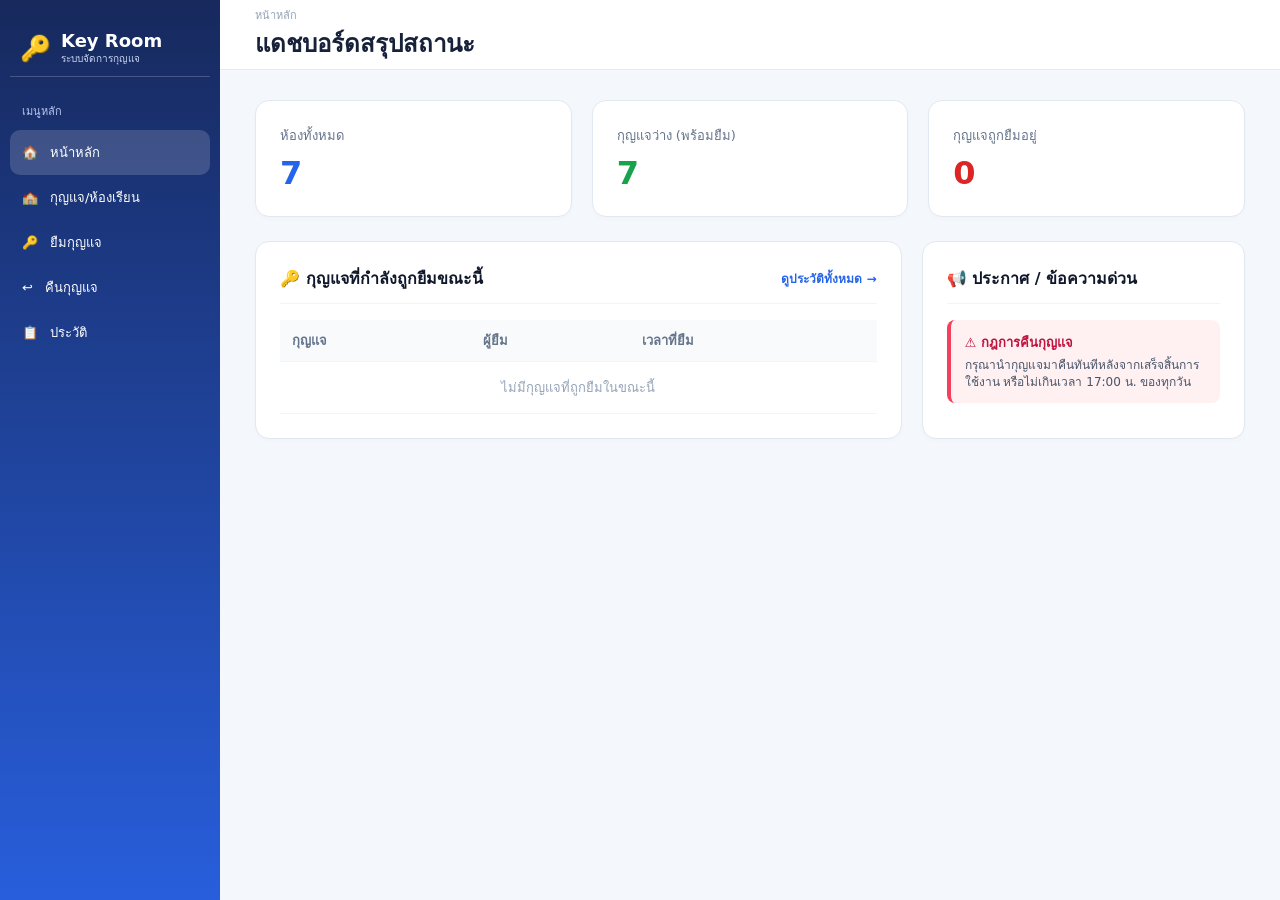
<file: index.html>
<!DOCTYPE html>
<html lang="th">
<head>
    <meta charset="UTF-8">
    <meta name="viewport" content="width=device-width, initial-scale=1.0">
    <!-- ป้องกันการจำแคชของเบราว์เซอร์ -->
    <meta http-equiv="Cache-Control" content="no-cache, no-store, must-revalidate" />
    <meta http-equiv="Pragma" content="no-cache" />
    <meta http-equiv="Expires" content="0" />
    
    <title>หน้าหลัก | Key Room System</title>
    <style>
        * { margin: 0; padding: 0; box-sizing: border-box; font-family: system-ui, -apple-system, sans-serif; }
        body { background: #f4f7fb; color: #17213a; }
        
        .sidebar { position: fixed; left: 0; top: 0; width: 220px; height: 100vh; background: linear-gradient(180deg, #17295d, #285edc); color: white; padding: 20px 10px; display: flex; flex-direction: column; justify-content: space-between; z-index: 100; }
        .logo { display: flex; align-items: center; gap: 10px; padding: 10px; margin-bottom: 25px; border-bottom: 1px solid rgba(255,255,255,.2); }
        .logo-icon { font-size: 25px; }
        .logo h1 { font-size: 18px; }
        .logo p { font-size: 10px; color: #cbd6f2; }
        .menu-title { font-size: 11px; color: #b8c7ed; padding: 0 12px 10px; }
        .menu a { display: flex; align-items: center; gap: 12px; height: 45px; padding: 0 12px; color: white; text-decoration: none; border-radius: 10px; font-size: 13px; }
        .menu a:hover, .menu a.active { background: rgba(255,255,255,.16); }
        .main { margin-left: 220px; min-height: 100vh; }
        .header { height: 70px; background: white; border-bottom: 1px solid #e5e9f0; display: flex; align-items: center; justify-content: space-between; padding: 0 35px; }
        
        .content { padding: 30px 35px; display: flex; flex-direction: column; gap: 24px; }
        
        .stats-grid { display: grid; grid-template-columns: repeat(3, 1fr); gap: 20px; }
        .stat-card { background: white; padding: 24px; border-radius: 14px; border: 1px solid #e2e8f1; box-shadow: 0 2px 4px rgba(0,0,0,0.02); }
        .stat-card .title { font-size: 13px; color: #64748b; font-weight: 500; margin-bottom: 8px; }
        .stat-card .value { font-size: 32px; font-weight: bold; }
        .val-blue { color: #2563eb; }
        .val-green { color: #16a34a; }
        .val-red { color: #dc2626; }

        .dashboard-grid { display: grid; grid-template-columns: 2fr 1fr; gap: 20px; }
        .dashboard-card { background: white; padding: 24px; border-radius: 14px; border: 1px solid #e2e8f1; box-shadow: 0 2px 4px rgba(0,0,0,0.02); }
        .card-header { display: flex; justify-content: space-between; align-items: center; margin-bottom: 16px; border-bottom: 1px solid #f1f5f9; padding-bottom: 12px; }
        .card-header h3 { font-size: 16px; color: #0f172a; }
        
        .notice-box { background: #fff1f2; border-left: 4px solid #f43f5e; padding: 12px 14px; border-radius: 8px; }
        .notice-title { font-size: 13px; font-weight: bold; color: #be123c; margin-bottom: 4px; display: flex; align-items: center; gap: 6px; }
        .notice-desc { font-size: 12px; color: #475569; line-height: 1.4; }
        
        .table-responsive { width: 100%; overflow-x: auto; }
        table { width: 100%; border-collapse: collapse; text-align: left; }
        th, td { padding: 10px 12px; font-size: 13px; border-bottom: 1px solid #f1f5f9; }
        th { color: #64748b; font-weight: 600; background: #f8fafc; }

        @media (max-width: 1024px) {
            .dashboard-grid { grid-template-columns: 1fr; }
        }

        @media (max-width: 768px) {
            .sidebar { position: relative; width: 100%; height: auto; padding: 15px; }
            .menu { display: flex; flex-wrap: wrap; gap: 5px; }
            .menu a { flex: 1 1 calc(50% - 5px); height: 40px; font-size: 12px; justify-content: center; }
            .main { margin-left: 0; }
            .header { padding: 0 15px; }
            .content { padding: 15px; }
            .stats-grid { grid-template-columns: 1fr; }
        }
    </style>
</head>
<body>

<aside class="sidebar">
    <div>
        <div class="logo"><div class="logo-icon">🔑</div><div><h1>Key Room</h1><p>ระบบจัดการกุญแจ</p></div></div>
        <div class="menu-title">เมนูหลัก</div>
        <nav class="menu">
            <a href="index.html" class="active"><span>🏠</span><span>หน้าหลัก</span></a>
            <a href="rooms.html"><span>🏫</span><span>กุญแจ/ห้องเรียน</span></a>
            <a href="borrow.html"><span>🔑</span><span>ยืมกุญแจ</span></a>
            <a href="return.html"><span>↩️</span><span>คืนกุญแจ</span></a>
            <a href="history.html"><span>📋</span><span>ประวัติ</span></a>
        </nav>
    </div>
</aside>

<main class="main">
    <header class="header">
        <div><div style="font-size: 11px; color: #94a3b8;">หน้าหลัก</div><h2>แดชบอร์ดสรุปสถานะ</h2></div>
    </header>

    <section class="content">
        <div class="stats-grid">
            <div class="stat-card">
                <div class="title">ห้องทั้งหมด</div>
                <div class="value val-blue" id="totalRoomsCount">7</div>
            </div>
            <div class="stat-card">
                <div class="title">กุญแจว่าง (พร้อมยืม)</div>
                <div class="value val-green" id="availableCount">0</div>
            </div>
            <div class="stat-card">
                <div class="title">กุญแจถูกยืมอยู่</div>
                <div class="value val-red" id="borrowedCount">0</div>
            </div>
        </div>

        <div class="dashboard-grid">
            <div class="dashboard-card">
                <div class="card-header">
                    <h3>🔑 กุญแจที่กำลังถูกยืมขณะนี้</h3>
                    <a href="history.html" style="font-size: 12px; color: #2563eb; text-decoration: none; font-weight: bold;">ดูประวัติทั้งหมด →</a>
                </div>
                <div class="table-responsive">
                    <table>
                        <thead>
                            <tr>
                                <th>กุญแจ</th>
                                <th>ผู้ยืม</th>
                                <th>เวลาที่ยืม</th>
                            </tr>
                        </thead>
                        <tbody id="activeBorrowList">
                        </tbody>
                    </table>
                </div>
            </div>

            <div class="dashboard-card">
                <div class="card-header">
                    <h3>📢 ประกาศ / ข้อความด่วน</h3>
                </div>
                
                <div class="notice-box">
                    <div class="notice-title">⚠️ กฎการคืนกุญแจ</div>
                    <div class="notice-desc">กรุณานำกุญแจมาคืนทันทีหลังจากเสร็จสิ้นการใช้งาน หรือไม่เกินเวลา 17:00 น. ของทุกวัน</div>
                </div>
            </div>
        </div>
    </section>
</main>

<script>
const roomsData = [
    { keyId: "K121", roomName: "ห้อง 121" },
    { keyId: "K122", roomName: "ห้อง 122" },
    { keyId: "K124", roomName: "ห้อง 124" },
    { keyId: "K125", roomName: "ห้อง 125" },
    { keyId: "K141", roomName: "ห้อง 141" },
    { keyId: "K142", roomName: "ห้อง 142" },
    { keyId: "K145", roomName: "ห้อง 145" }
];

function updateDashboard() {
    const history = JSON.parse(localStorage.getItem("borrowLogs")) || [];
    const activeBorrows = history.filter(item => item.status === "ยืมอยู่" || !item.returnTime || item.returnTime === "-");
    
    document.getElementById("totalRoomsCount").textContent = roomsData.length;
    document.getElementById("borrowedCount").textContent = activeBorrows.length;
    document.getElementById("availableCount").textContent = roomsData.length - activeBorrows.length;

    const listBody = document.getElementById("activeBorrowList");
    if (activeBorrows.length === 0) {
        listBody.innerHTML = `<tr><td colspan="3" style="text-align:center; color:#94a3b8; padding: 15px;">ไม่มีกุญแจที่ถูกยืมในขณะนี้</td></tr>`;
        return;
    }

    listBody.innerHTML = activeBorrows.map(item => {
        const roomObj = roomsData.find(r => r.keyId === item.keyId);
        const roomName = roomObj ? roomObj.roomName : item.keyId;
        return `
            <tr>
                <td><b style="color:#2563eb;">${roomName}</b> <span style="font-size:11px; color:#64748b;">(${item.keyId})</span></td>
                <td><b>${item.borrowerName || '-'}</b></td>
                <td style="font-size:12px; color:#64748b;">${item.borrowTime || '-'}</td>
            </tr>
        `;
    }).join('');
}

document.addEventListener("DOMContentLoaded", updateDashboard);
</script>
</body>
</html>
</file>
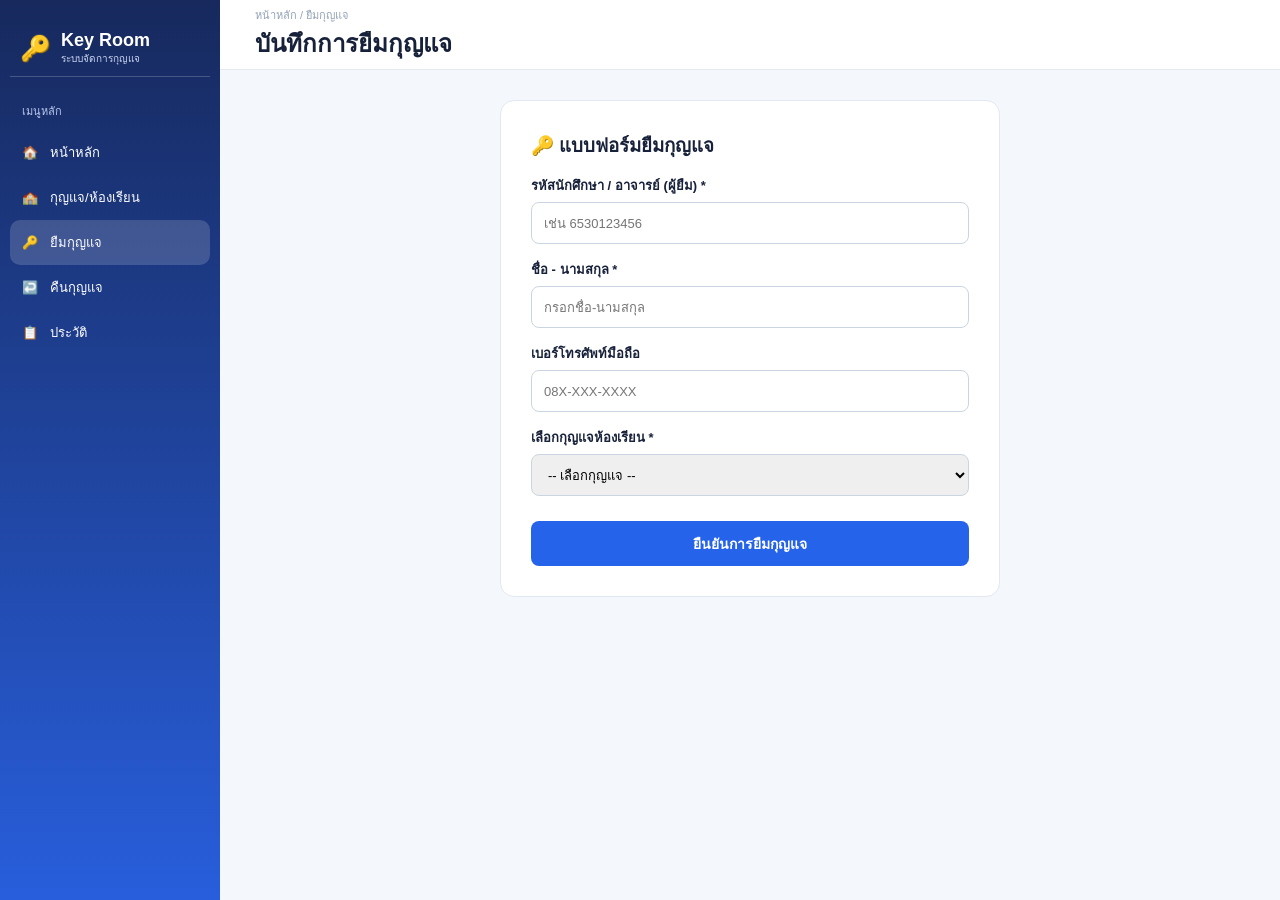
<file: borrow.html>
<!DOCTYPE html>
<html lang="th">
<head>
    <meta charset="UTF-8">
    <meta name="viewport" content="width=device-width, initial-scale=1.0">
    <title>ยืมกุญแจ | Key Room System</title>
    <style>
        * { margin: 0; padding: 0; box-sizing: border-box; }
        body { font-family: Arial, sans-serif; background: #f4f7fb; color: #17213a; }
        .sidebar { position: fixed; left: 0; top: 0; width: 220px; height: 100vh; background: linear-gradient(180deg, #17295d, #285edc); color: white; padding: 20px 10px; display: flex; flex-direction: column; justify-content: space-between; }
        .logo { display: flex; align-items: center; gap: 10px; padding: 10px; margin-bottom: 25px; border-bottom: 1px solid rgba(255,255,255,.2); }
        .logo-icon { font-size: 25px; }
        .logo h1 { font-size: 18px; }
        .logo p { font-size: 10px; color: #cbd6f2; }
        .menu-title { font-size: 11px; color: #b8c7ed; padding: 0 12px 10px; }
        .menu a { display: flex; align-items: center; gap: 12px; height: 45px; padding: 0 12px; color: white; text-decoration: none; border-radius: 10px; font-size: 13px; }
        .menu a:hover, .menu a.active { background: rgba(255,255,255,.16); }
        .main { margin-left: 220px; min-height: 100vh; }
        .header { height: 70px; background: white; border-bottom: 1px solid #e5e9f0; display: flex; align-items: center; justify-content: space-between; padding: 0 35px; }
        .content { padding: 30px 35px; display: flex; justify-content: center; }
        .form-card { background: white; width: 100%; max-width: 500px; padding: 30px; border-radius: 14px; border: 1px solid #e2e8f1; }
        .form-group { margin-bottom: 15px; }
        .form-group label { display: block; font-size: 13px; font-weight: bold; margin-bottom: 6px; }
        .form-group input, .form-group select { width: 100%; height: 42px; padding: 0 12px; border: 1px solid #cbd5e1; border-radius: 8px; font-size: 13px; }
        .btn-submit { width: 100%; height: 45px; background: #2563eb; color: white; border: none; border-radius: 8px; font-size: 14px; font-weight: bold; cursor: pointer; margin-top: 10px; }

        @media (max-width: 768px) {
            .sidebar { position: relative; width: 100%; height: auto; padding: 15px; }
            .menu { display: flex; flex-wrap: wrap; gap: 5px; }
            .menu a { flex: 1 1 calc(50% - 5px); height: 40px; font-size: 12px; justify-content: center; }
            .main { margin-left: 0; }
            .header { padding: 0 15px; }
            .content { padding: 15px; }
        }
    </style>
</head>
<body>
<aside class="sidebar">
    <div>
        <div class="logo"><div class="logo-icon">🔑</div><div><h1>Key Room</h1><p>ระบบจัดการกุญแจ</p></div></div>
        <div class="menu-title">เมนูหลัก</div>
        <nav class="menu">
            <a href="index.html"><span>🏠</span><span>หน้าหลัก</span></a>
            <a href="rooms.html"><span>🏫</span><span>กุญแจ/ห้องเรียน</span></a>
            <a href="borrow.html" class="active"><span>🔑</span><span>ยืมกุญแจ</span></a>
            <a href="return.html"><span>↩️</span><span>คืนกุญแจ</span></a>
            <a href="history.html"><span>📋</span><span>ประวัติ</span></a>
        </nav>
    </div>
</aside>
<main class="main">
    <header class="header">
        <div><div style="font-size: 11px; color: #94a3b8;">หน้าหลัก / ยืมกุญแจ</div><h2>บันทึกการยืมกุญแจ</h2></div>
    </header>
    <section class="content">
        <div class="form-card">
            <h3 style="margin-bottom: 15px;">🔑 แบบฟอร์มยืมกุญแจ</h3>
            <form id="borrowForm">
                <div class="form-group">
                    <label>รหัสนักศึกษา / อาจารย์ (ผู้ยืม) *</label>
                    <input type="text" id="borrowerId" placeholder="เช่น 6530123456" required>
                </div>
                <div class="form-group">
                    <label>ชื่อ - นามสกุล *</label>
                    <input type="text" id="borrowerName" placeholder="กรอกชื่อ-นามสกุล" required>
                </div>
                <div class="form-group">
                    <label>เบอร์โทรศัพท์มือถือ</label>
                    <input type="tel" id="borrowerPhone" placeholder="08X-XXX-XXXX">
                </div>
                <div class="form-group">
                    <label>เลือกกุญแจห้องเรียน *</label>
                    <select id="keySelect" required><option value="">-- เลือกกุญแจ --</option></select>
                </div>
                <button type="submit" class="btn-submit">ยืนยันการยืมกุญแจ</button>
            </form>
        </div>
    </section>
</main>
<script>
const roomsData = [
    { keyId: "K121", roomName: "ห้อง 121" },
    { keyId: "K122", roomName: "ห้อง 122" },
    { keyId: "K124", roomName: "ห้อง 124" },
    { keyId: "K125", roomName: "ห้อง 125" },
    { keyId: "K141", roomName: "ห้อง 141" },
    { keyId: "K142", roomName: "ห้อง 142" },
    { keyId: "K145", roomName: "ห้อง 145" }
];

function loadKeys() {
    const history = JSON.parse(localStorage.getItem("borrowLogs")) || [];
    const select = document.getElementById("keySelect");
    select.innerHTML = '<option value="">-- เลือกกุญแจ --</option>';
    roomsData.forEach(r => {
        const lastRecord = history.slice().reverse().find(item => item.keyId === r.keyId);
        if (!lastRecord || lastRecord.status === "คืนแล้ว") {
            const opt = document.createElement("option");
            opt.value = r.keyId;
            opt.textContent = `${r.keyId} - ${r.roomName}`;
            select.appendChild(opt);
        }
    });
}

document.getElementById("borrowForm").addEventListener("submit", function(e) {
    e.preventDefault();
    const borrowerId = document.getElementById("borrowerId").value;
    const borrowerName = document.getElementById("borrowerName").value;
    const borrowerPhone = document.getElementById("borrowerPhone").value;
    const keyId = document.getElementById("keySelect").value;
    
    const history = JSON.parse(localStorage.getItem("borrowLogs")) || [];
    const now = new Date();
    const borrowTime = now.toLocaleDateString('th-TH') + " " + now.toLocaleTimeString('th-TH', {hour:'2-digit', minute:'2-digit'});
    
    history.push({
        logId: "LOG" + Date.now().toString().slice(-6),
        keyId: keyId,
        borrowerId: borrowerId,
        borrowerName: borrowerName,
        borrowerPhone: borrowerPhone,
        borrowTime: borrowTime,
        returnTime: "-",
        status: "ยืมอยู่",
        approverId: "ADMIN01"
    });
    
    localStorage.setItem("borrowLogs", JSON.stringify(history));
    alert("ทำรายการยืมกุญแจ " + keyId + " เรียบร้อย!");
    window.location.href = "index.html";
});

loadKeys();
</script>
</body>
</html>
</file>
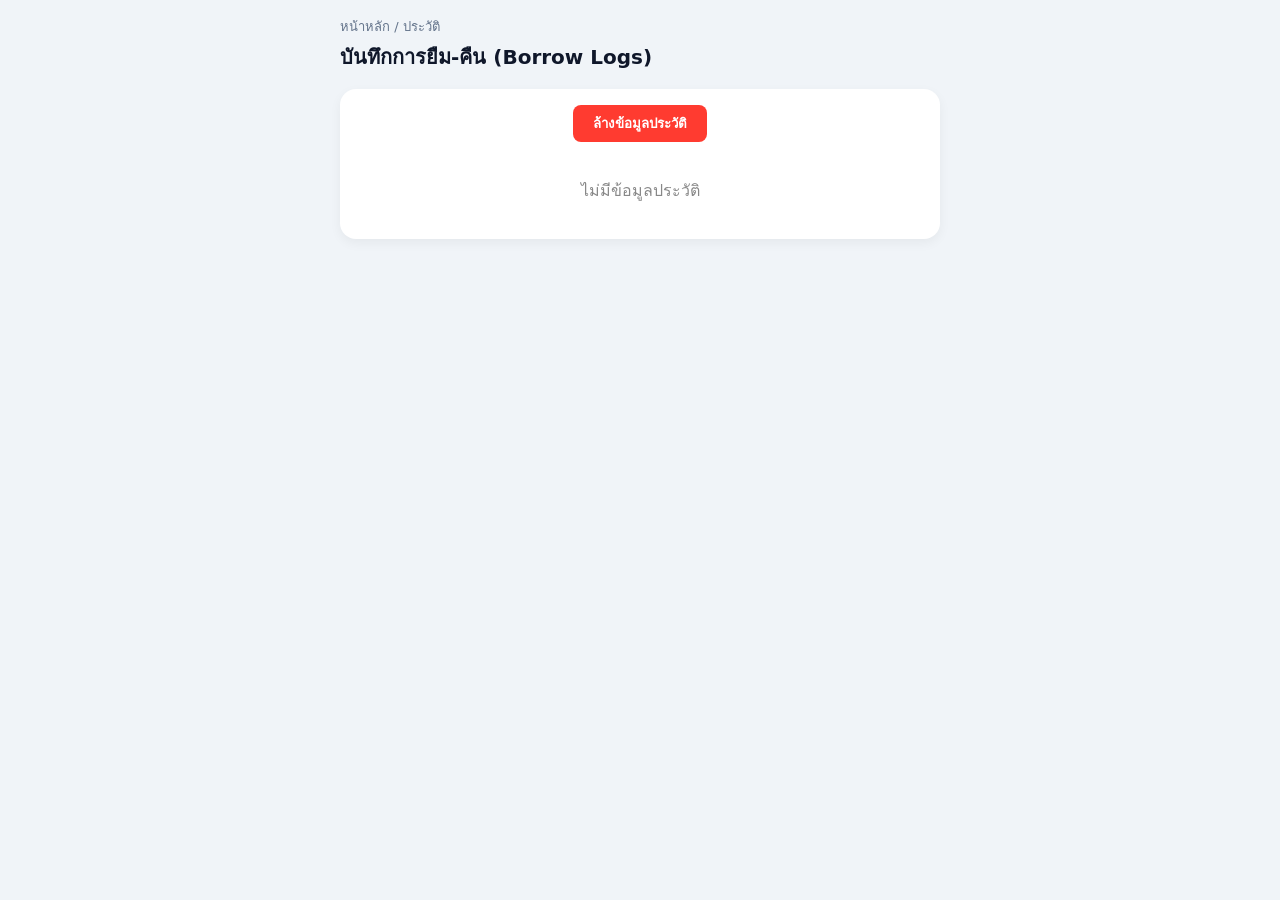
<file: history.html>
<!DOCTYPE html>
<html lang="th">
<head>
  <meta charset="UTF-8">
  <meta name="viewport" content="width=device-width, initial-scale=1.0">
  <title>ประวัติการยืม-คืน | Key Room System</title>
  <style>
    * { box-sizing: border-box; margin: 0; padding: 0; font-family: system-ui, -apple-system, sans-serif; }
    body { background-color: #f0f4f8; padding: 16px; color: #333; }
    .container { max-width: 600px; margin: 0 auto; }
    .breadcrumb { font-size: 13px; color: #64748b; margin-bottom: 4px; }
    .page-title { font-size: 20px; font-weight: bold; color: #0f172a; margin-bottom: 16px; }
    .card { background: #ffffff; border-radius: 16px; padding: 16px; box-shadow: 0 4px 12px rgba(0,0,0,0.05); }
    .btn-wrapper { text-align: center; margin-bottom: 16px; }
    .btn-clear { background-color: #ff3b30; color: white; border: none; padding: 8px 20px; border-radius: 8px; font-weight: 600; cursor: pointer; }
    
    .history-container { display: flex; flex-direction: column; gap: 12px; }
    .history-card { background: #f8fafc; border: 1px solid #e2e8f0; border-radius: 12px; padding: 14px; display: flex; justify-content: space-between; align-items: flex-start; }
    .info-group { display: flex; flex-direction: column; gap: 4px; }
    .room-badge { display: inline-block; background: #e0e7ff; color: #3730a3; font-weight: bold; padding: 3px 10px; border-radius: 6px; font-size: 13px; width: fit-content; }
    .user-name { font-weight: bold; font-size: 15px; color: #1e293b; margin-top: 4px; }
    .user-id { font-size: 12px; color: #64748b; }
    .time-text { font-size: 12px; color: #475569; margin-top: 6px; line-height: 1.5; }
    
    .status-badge { padding: 4px 10px; border-radius: 6px; font-size: 12px; font-weight: 600; text-align: center; }
    .status-borrowing { background-color: #d1fae5; color: #065f46; }
    .status-returned { background-color: #e2e8f0; color: #475569; }
  </style>
</head>
<body>

  <div class="container">
    <div class="breadcrumb">หน้าหลัก / ประวัติ</div>
    <h1 class="page-title">บันทึกการยืม-คืน (Borrow Logs)</h1>

    <div class="card">
      <div class="btn-wrapper">
        <button class="btn-clear" onclick="clearHistory()">ล้างข้อมูลประวัติ</button>
      </div>

      <div id="historyContainer" class="history-container"></div>
    </div>
  </div>

  <script>
    // ฐานข้อมูลห้องให้ตรงกับ borrow.html
    const roomsData = [
      { keyId: "K121", roomName: "ห้อง 121" },
      { keyId: "K122", roomName: "ห้อง 122" },
      { keyId: "K124", roomName: "ห้อง 124" },
      { keyId: "K125", roomName: "ห้อง 125" },
      { keyId: "K141", roomName: "ห้อง 141" },
      { keyId: "K142", roomName: "ห้อง 142" },
      { keyId: "K145", roomName: "ห้อง 145" }
    ];

    function renderHistory() {
      const container = document.getElementById('historyContainer');
      let logs = JSON.parse(localStorage.getItem('borrowLogs')) || [];

      if (logs.length === 0) {
        container.innerHTML = `<div style="text-align:center; padding: 20px; color: #888;">ไม่มีข้อมูลประวัติ</div>`;
        return;
      }

      container.innerHTML = logs.slice().reverse().map(item => {
        // ดึงชื่อ นามสกุล และ ID ให้ตรงกับโครงสร้าง borrowForm
        const name = item.borrowerName || item.name || 'ไม่ระบุชื่อ';
        const id = item.borrowerId || item.id || '-';
        
        // แปลง keyId (เช่น K121) เป็นชื่อห้อง (เช่น ห้อง 121)
        const roomObj = roomsData.find(r => r.keyId === item.keyId);
        const roomDisplay = roomObj ? `${roomObj.roomName} (${item.keyId})` : (item.keyId || 'ไม่ระบุห้อง');

        const borrowTime = item.borrowTime || '-';
        const returnTime = item.returnTime || '-';
        const isReturned = item.status === 'คืนแล้ว' || (returnTime !== '-' && returnTime !== '');
        const statusText = item.status || (isReturned ? 'คืนแล้ว' : 'ยืมอยู่');

        return `
          <div class="history-card">
            <div class="info-group">
              <span class="room-badge">🏫 ${roomDisplay}</span>
              <div class="user-name">${name}</div>
              <div class="user-id">ID: ${id}</div>
              <div class="time-text">
                <div>📌 <b>ยืม:</b> ${borrowTime}</div>
                <div>📌 <b>คืน:</b> ${returnTime}</div>
              </div>
            </div>
            <div>
              <span class="status-badge ${isReturned ? 'status-returned' : 'status-borrowing'}">
                ${statusText}
              </span>
            </div>
          </div>
        `;
      }).join('');
    }

    function clearHistory() {
      if (confirm('คุณต้องการล้างข้อมูลประวัติทั้งหมดใช่หรือไม่?')) {
        localStorage.removeItem('borrowLogs');
        renderHistory();
      }
    }

    document.addEventListener('DOMContentLoaded', renderHistory);
  </script>
</body>
</html>
</file>
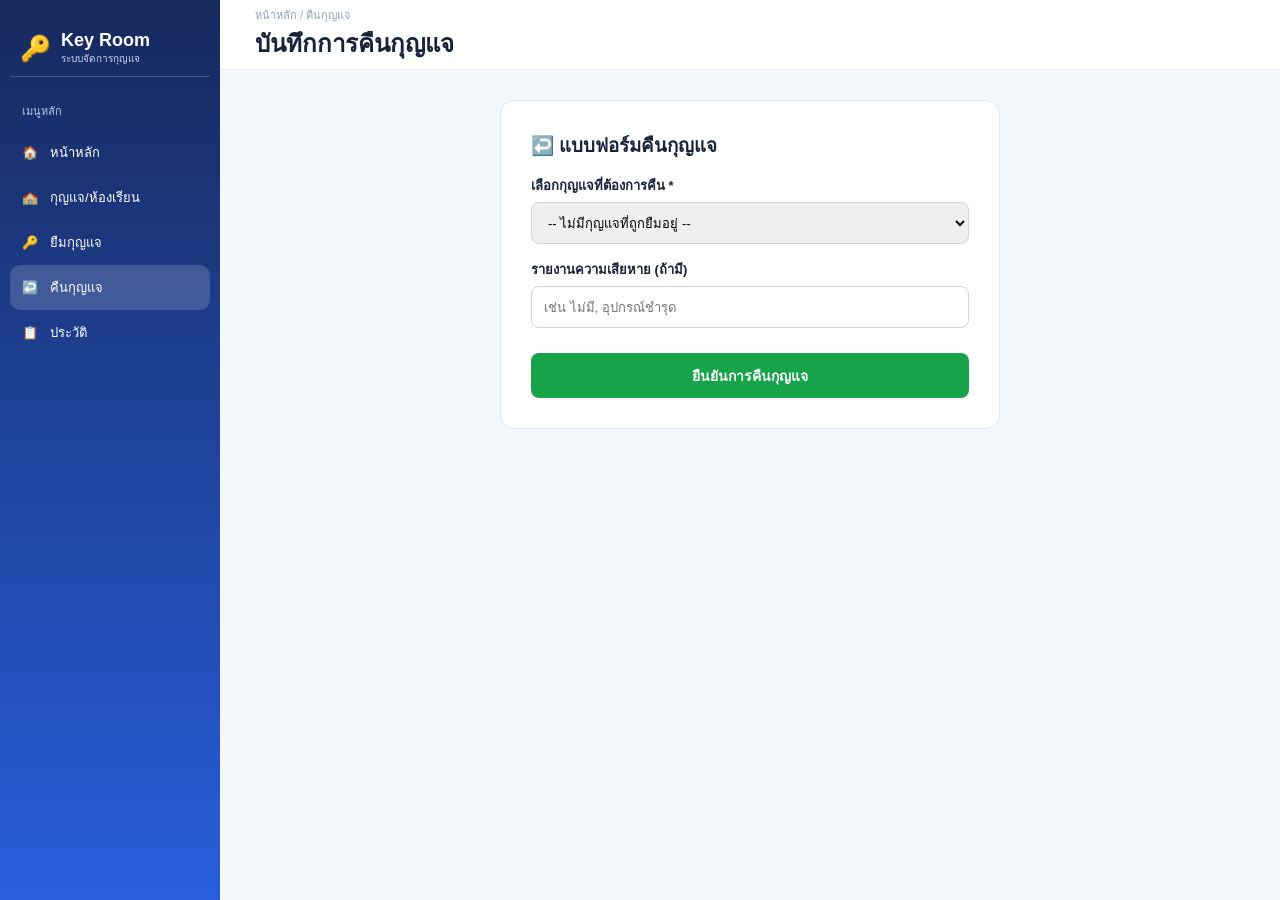
<file: return.html>
<!DOCTYPE html>
<html lang="th">
<head>
    <meta charset="UTF-8">
    <meta name="viewport" content="width=device-width, initial-scale=1.0">
    <title>คืนกุญแจ | Key Room System</title>
    <style>
        * { margin: 0; padding: 0; box-sizing: border-box; }
        body { font-family: Arial, sans-serif; background: #f4f7fb; color: #17213a; }
        .sidebar { position: fixed; left: 0; top: 0; width: 220px; height: 100vh; background: linear-gradient(180deg, #17295d, #285edc); color: white; padding: 20px 10px; display: flex; flex-direction: column; justify-content: space-between; }
        .logo { display: flex; align-items: center; gap: 10px; padding: 10px; margin-bottom: 25px; border-bottom: 1px solid rgba(255,255,255,.2); }
        .logo-icon { font-size: 25px; }
        .logo h1 { font-size: 18px; }
        .logo p { font-size: 10px; color: #cbd6f2; }
        .menu-title { font-size: 11px; color: #b8c7ed; padding: 0 12px 10px; }
        .menu a { display: flex; align-items: center; gap: 12px; height: 45px; padding: 0 12px; color: white; text-decoration: none; border-radius: 10px; font-size: 13px; }
        .menu a:hover, .menu a.active { background: rgba(255,255,255,.16); }
        .main { margin-left: 220px; min-height: 100vh; }
        .header { height: 70px; background: white; border-bottom: 1px solid #e5e9f0; display: flex; align-items: center; justify-content: space-between; padding: 0 35px; }
        .content { padding: 30px 35px; display: flex; justify-content: center; }
        .form-card { background: white; width: 100%; max-width: 500px; padding: 30px; border-radius: 14px; border: 1px solid #e2e8f1; }
        .form-group { margin-bottom: 15px; }
        .form-group label { display: block; font-size: 13px; font-weight: bold; margin-bottom: 6px; }
        .form-group input, .form-group select { width: 100%; height: 42px; padding: 0 12px; border: 1px solid #cbd5e1; border-radius: 8px; font-size: 13px; }
        .btn-submit { width: 100%; height: 45px; background: #16a34a; color: white; border: none; border-radius: 8px; font-size: 14px; font-weight: bold; cursor: pointer; margin-top: 10px; }

        @media (max-width: 768px) {
            .sidebar { position: relative; width: 100%; height: auto; padding: 15px; }
            .menu { display: flex; flex-wrap: wrap; gap: 5px; }
            .menu a { flex: 1 1 calc(50% - 5px); height: 40px; font-size: 12px; justify-content: center; }
            .main { margin-left: 0; }
            .header { padding: 0 15px; }
            .content { padding: 15px; }
        }
    </style>
</head>
<body>
<aside class="sidebar">
    <div>
        <div class="logo"><div class="logo-icon">🔑</div><div><h1>Key Room</h1><p>ระบบจัดการกุญแจ</p></div></div>
        <div class="menu-title">เมนูหลัก</div>
        <nav class="menu">
            <a href="index.html"><span>🏠</span><span>หน้าหลัก</span></a>
            <a href="rooms.html"><span>🏫</span><span>กุญแจ/ห้องเรียน</span></a>
            <a href="borrow.html"><span>🔑</span><span>ยืมกุญแจ</span></a>
            <a href="return.html" class="active"><span>↩️</span><span>คืนกุญแจ</span></a>
            <a href="history.html"><span>📋</span><span>ประวัติ</span></a>
        </nav>
    </div>
</aside>
<main class="main">
    <header class="header">
        <div><div style="font-size: 11px; color: #94a3b8;">หน้าหลัก / คืนกุญแจ</div><h2>บันทึกการคืนกุญแจ</h2></div>
    </header>
    <section class="content">
        <div class="form-card">
            <h3 style="margin-bottom: 15px;">↩️ แบบฟอร์มคืนกุญแจ</h3>
            <form id="returnForm">
                <div class="form-group">
                    <label>เลือกกุญแจที่ต้องการคืน *</label>
                    <select id="keySelect" required><option value="">-- เลือกกุญแจ --</option></select>
                </div>
                <div class="form-group">
                    <label>รายงานความเสียหาย (ถ้ามี)</label>
                    <input type="text" id="damageReport" placeholder="เช่น ไม่มี, อุปกรณ์ชำรุด">
                </div>
                <button type="submit" class="btn-submit">ยืนยันการคืนกุญแจ</button>
            </form>
        </div>
    </section>
</main>
<script>
function loadBorrowedKeys() {
    const history = JSON.parse(localStorage.getItem("borrowLogs")) || [];
    const select = document.getElementById("keySelect");
    select.innerHTML = '<option value="">-- เลือกกุญแจ --</option>';
    let count = 0;
    
    // ดึงเฉพาะรายการล่าสุดที่ยืมอยู่
    const uniqueKeys = {};
    history.forEach(item => {
        if(item.status === "ยืมอยู่") uniqueKeys[item.keyId] = item;
        else if(item.status === "คืนแล้ว") delete uniqueKeys[item.keyId];
    });

    Object.values(uniqueKeys).forEach(item => {
        const opt = document.createElement("option");
        opt.value = item.keyId;
        opt.textContent = `${item.keyId} (ผู้ยืม: ${item.borrowerName})`;
        select.appendChild(opt);
        count++;
    });

    if (count === 0) select.innerHTML = '<option value="">-- ไม่มีกุญแจที่ถูกยืมอยู่ --</option>';
}

document.getElementById("returnForm").addEventListener("submit", function(e) {
    e.preventDefault();
    const keyId = document.getElementById("keySelect").value;
    const damage = document.getElementById("damageReport").value || "ปกติ";
    if(!keyId) return alert("กรุณาเลือกกุญแจ");

    const history = JSON.parse(localStorage.getItem("borrowLogs")) || [];
    const now = new Date();
    const returnTime = now.toLocaleDateString('th-TH') + " " + now.toLocaleTimeString('th-TH', {hour:'2-digit', minute:'2-digit'});

    // หาประวัติการยืมตัวล่าสุดของกุญแจนี้แล้วปรับสถานะ
    for (let i = history.length - 1; i >= 0; i--) {
        if (history[i].keyId === keyId && history[i].status === "ยืมอยู่") {
            history[i].returnTime = returnTime;
            history[i].status = "คืนแล้ว";
            history[i].damageReport = damage;
            break;
        }
    }

    localStorage.setItem("borrowLogs", JSON.stringify(history));
    alert("บันทึกการคืนกุญแจ " + keyId + " เรียบร้อย!");
    window.location.href = "index.html";
});

loadBorrowedKeys();
</script>
</body>
</html>
</file>
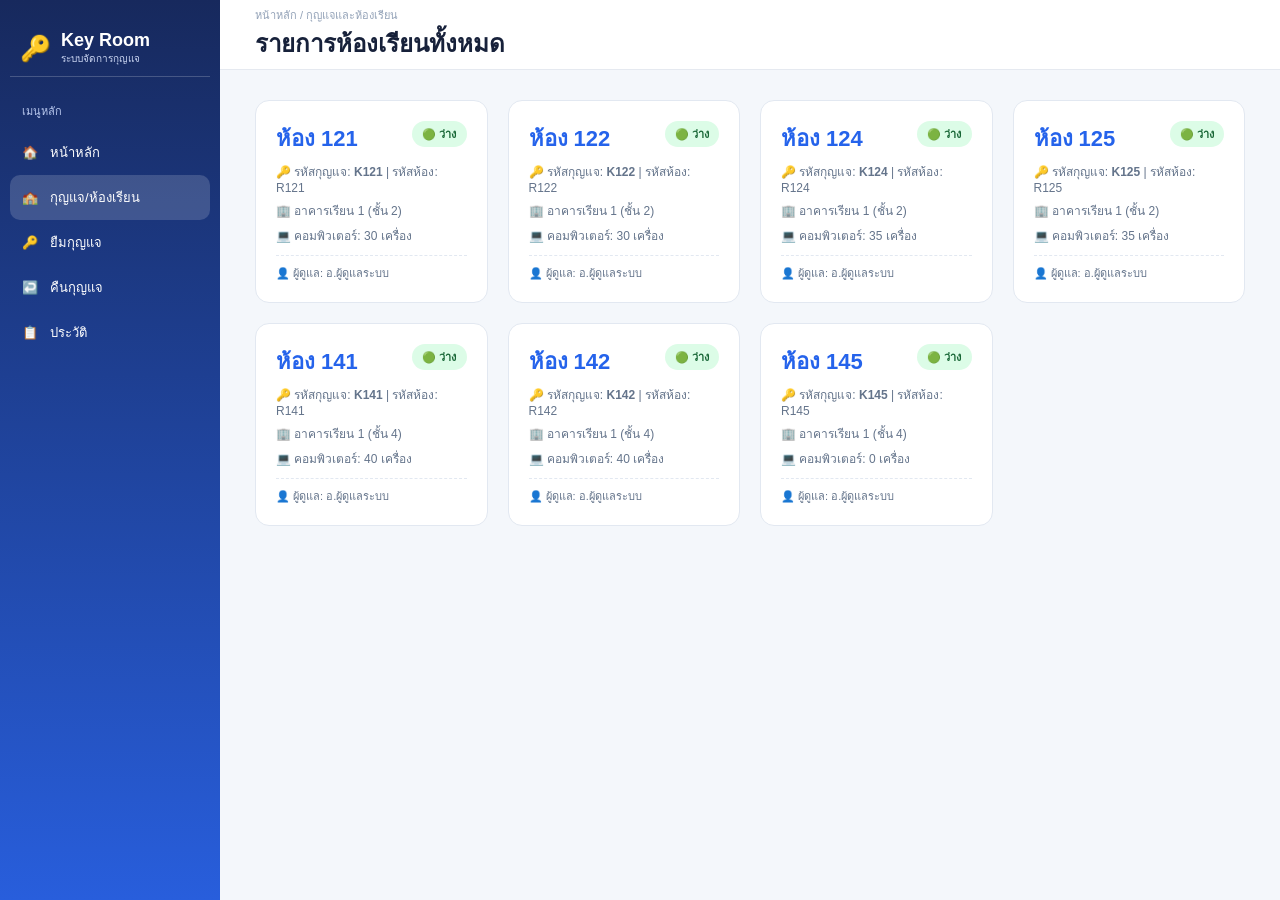
<file: rooms.html>
<!DOCTYPE html>
<html lang="th">
<head>
    <meta charset="UTF-8">
    <meta name="viewport" content="width=device-width, initial-scale=1.0">
    <title>กุญแจและห้องเรียน | Key Room System</title>
    <style>
        * { margin: 0; padding: 0; box-sizing: border-box; }
        body { font-family: Arial, sans-serif; background: #f4f7fb; color: #17213a; }
        .sidebar { position: fixed; left: 0; top: 0; width: 220px; height: 100vh; background: linear-gradient(180deg, #17295d, #285edc); color: white; padding: 20px 10px; display: flex; flex-direction: column; justify-content: space-between; }
        .logo { display: flex; align-items: center; gap: 10px; padding: 10px; margin-bottom: 25px; border-bottom: 1px solid rgba(255,255,255,.2); }
        .logo-icon { font-size: 25px; }
        .logo h1 { font-size: 18px; }
        .logo p { font-size: 10px; color: #cbd6f2; }
        .menu-title { font-size: 11px; color: #b8c7ed; padding: 0 12px 10px; }
        .menu a { display: flex; align-items: center; gap: 12px; height: 45px; padding: 0 12px; color: white; text-decoration: none; border-radius: 10px; font-size: 13px; }
        .menu a:hover, .menu a.active { background: rgba(255,255,255,.16); }
        .main { margin-left: 220px; min-height: 100vh; }
        .header { height: 70px; background: white; border-bottom: 1px solid #e5e9f0; display: flex; align-items: center; justify-content: space-between; padding: 0 35px; }
        .content { padding: 30px 35px; }
        .grid { display: grid; grid-template-columns: repeat(auto-fill, minmax(230px, 1fr)); gap: 20px; }
        .card { background: white; border-radius: 14px; padding: 20px; border: 1px solid #e2e8f1; position: relative; }
        .badge { position: absolute; top: 20px; right: 20px; padding: 4px 10px; border-radius: 20px; font-size: 11px; font-weight: bold; }
        .badge-ready { background: #dcfce7; color: #166534; }
        .badge-borrowed { background: #fee2e2; color: #991b1b; }
        .detail-item { font-size: 12px; color: #64748b; margin-top: 6px; }

        @media (max-width: 768px) {
            .sidebar { position: relative; width: 100%; height: auto; padding: 15px; }
            .menu { display: flex; flex-wrap: wrap; gap: 5px; }
            .menu a { flex: 1 1 calc(50% - 5px); height: 40px; font-size: 12px; justify-content: center; }
            .main { margin-left: 0; }
            .header { padding: 0 15px; }
            .content { padding: 15px; }
        }
    </style>
</head>
<body>
<aside class="sidebar">
    <div>
        <div class="logo"><div class="logo-icon">🔑</div><div><h1>Key Room</h1><p>ระบบจัดการกุญแจ</p></div></div>
        <div class="menu-title">เมนูหลัก</div>
        <nav class="menu">
            <a href="index.html"><span>🏠</span><span>หน้าหลัก</span></a>
            <a href="rooms.html" class="active"><span>🏫</span><span>กุญแจ/ห้องเรียน</span></a>
            <a href="borrow.html"><span>🔑</span><span>ยืมกุญแจ</span></a>
            <a href="return.html"><span>↩️</span><span>คืนกุญแจ</span></a>
            <a href="history.html"><span>📋</span><span>ประวัติ</span></a>
        </nav>
    </div>
</aside>
<main class="main">
    <header class="header">
        <div><div style="font-size: 11px; color: #94a3b8;">หน้าหลัก / กุญแจและห้องเรียน</div><h2>รายการห้องเรียนทั้งหมด</h2></div>
    </header>
    <section class="content">
        <div class="grid" id="roomsGrid"></div>
    </section>
</main>
<script>
const roomsData = [
    { keyId: "K121", roomId: "R121", roomName: "ห้อง 121", building: "อาคารเรียน 1", floor: "ชั้น 2", roomType: "ห้องปฏิบัติการคอมพิวเตอร์", computers: 30, manager: "อ.ผู้ดูแลระบบ" },
    { keyId: "K122", roomId: "R122", roomName: "ห้อง 122", building: "อาคารเรียน 1", floor: "ชั้น 2", roomType: "ห้องปฏิบัติการคอมพิวเตอร์", computers: 30, manager: "อ.ผู้ดูแลระบบ" },
    { keyId: "K124", roomId: "R124", roomName: "ห้อง 124", building: "อาคารเรียน 1", floor: "ชั้น 2", roomType: "ห้องปฏิบัติการคอมพิวเตอร์", computers: 35, manager: "อ.ผู้ดูแลระบบ" },
    { keyId: "K125", roomId: "R125", roomName: "ห้อง 125", building: "อาคารเรียน 1", floor: "ชั้น 2", roomType: "ห้องปฏิบัติการคอมพิวเตอร์", computers: 35, manager: "อ.ผู้ดูแลระบบ" },
    { keyId: "K141", roomId: "R141", roomName: "ห้อง 141", building: "อาคารเรียน 1", floor: "ชั้น 4", roomType: "ห้องปฏิบัติการคอมพิวเตอร์", computers: 40, manager: "อ.ผู้ดูแลระบบ" },
    { keyId: "K142", roomId: "R142", roomName: "ห้อง 142", building: "อาคารเรียน 1", floor: "ชั้น 4", roomType: "ห้องปฏิบัติการคอมพิวเตอร์", computers: 40, manager: "อ.ผู้ดูแลระบบ" },
    { keyId: "K145", roomId: "R145", roomName: "ห้อง 145", building: "อาคารเรียน 1", floor: "ชั้น 4", roomType: "ห้องบรรยาย", computers: 0, manager: "อ.ผู้ดูแลระบบ" }
];

function renderRooms() {
    const history = JSON.parse(localStorage.getItem("borrowLogs")) || [];
    const container = document.getElementById("roomsGrid");
    container.innerHTML = "";
    roomsData.forEach(r => {
        const lastRecord = history.slice().reverse().find(item => item.keyId === r.keyId);
        const isBorrowed = lastRecord && lastRecord.status === "ยืมอยู่";
        const div = document.createElement("div");
        div.className = "card";
        div.innerHTML = `
            <span class="badge ${isBorrowed ? 'badge-borrowed':'badge-ready'}">${isBorrowed ? '🔴 ถูกยืม':'🟢 ว่าง'}</span>
            <h3 style="font-size: 22px; color: #2563eb;">${r.roomName}</h3>
            <div class="detail-item">🔑 รหัสกุญแจ: <b>${r.keyId}</b> | รหัสห้อง: ${r.roomId}</div>
            <div class="detail-item">🏢 ${r.building} (${r.floor})</div>
            <div class="detail-item">💻 คอมพิวเตอร์: ${r.computers} เครื่อง</div>
            <div class="detail-item" style="border-top: 1px dashed #e2e8f1; margin-top: 10px; padding-top: 8px; font-size: 11px;">👤 ผู้ดูแล: ${r.manager}</div>
        `;
        container.appendChild(div);
    });
}
renderRooms();
</script>
</body>
</html>
</file>
